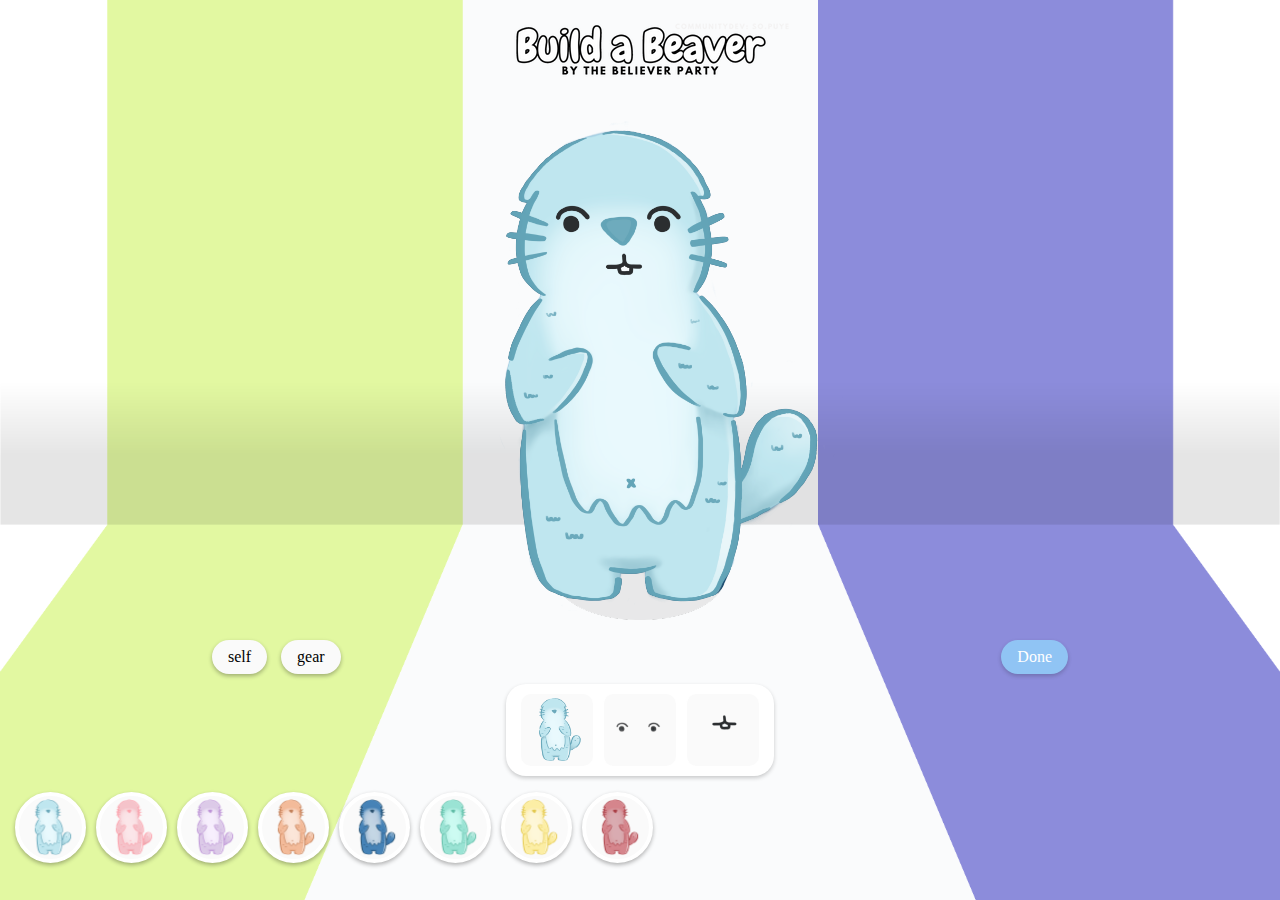
<file: index.html>
<!DOCTYPE html>
<html lang="en">
<!--trying to comment-->

<head>
    <meta charset="UTF-8">
    <meta http-equiv="X-UA-Compatible" content="IE=edge">
    <meta name="viewport" content="width=device-width, initial-scale=1.0">
    <title>Build Your Beaver</title>
    <link rel="icon" href="assets/dammlogo.png" type="image/x-icon">
    <link rel="stylesheet" href="styles.css">
    <script src="https://code.jquery.com/jquery-3.6.0.min.js"></script>
    <script src="app.js"></script>
    <link href="https://fonts.cdnfonts.com/css/comics" rel="stylesheet">
</head>

<body>
    <header>
        <img id="imglogoBAB" src="assets/logoBAB.png">
    </header>
    <div class="backgroundimage">

    </div>
    <div class="avatar-wrapper">
        <div class="avatar-display placed">
            <img src="assets/shadow.png">
            <img src="assets/body.png">
            <img src="assets/self/body/body1.png" alt="body" class="avatar-image" id="body-image">
            <img src="assets/self/eyes/eyes1.png" alt="eyes" class="avatar-image" id="eyes-image">
            <img src="assets/self/mouth/mouth1.png" alt="mouth" class="avatar-image" id="mouth-image">
            <img src="assets/gear/balls/balls4.png" alt="balls" class="avatar-image" id="balls-image">
            <img src="assets/gear/glasses/glasses3.png" alt="glasses" class="avatar-image" id="glasses-image">
            <img src="assets/gear/hat/hat11.png" alt="hat" class="avatar-image" id="hat-image">
            <img src="assets/gear/hold/hold3.png" alt="hold" class="avatar-image" id="hold-image">
            <img src="assets/gear/hp/hp6.png" alt="hp" class="avatar-image" id="hp-image">

        </div>
    </div>


    <div class="controls">
        <div class="controlButtons">
            <div class="buttonContainers">
                <a class="whiteButton" style="font-family:'Comics', san-serif;">self</a>
                <a class="whiteButton" style="font-family:'Comics', san-serif;">gear</a>
            </div>
            <!--<a class="finishButton">done</a>-->
            <a class="finishButton" onclick="redirectToResultPage()" style="font-family:'Comics', san-serif;">Done</a>

        </div>
        <div id="carousel1" class="carousel">
            <!-- Carousel items -->
            <!--
            <div class="carousel-item">Eye Style</div>
            <div class="carousel-item">Nose Style</div>
            <div class="carousel-item">Mouth Style</div>
            <div class="carousel-item">Head Style</div>-->
        </div>
        <span>
            <div id="carousel2" class="carousel carousel2"></div>
            <!-- Carousel items will be dynamically updated here -->
    </div>
    </span>
    </div>
    <!--
    <footer>

        <section class="footer-section">
            <h1>Vote Damm for Student Council</h1>
        </section>
        <section class="footer-section">
            <div class="image-container">
                <img src="/assets/beav.png" alt="Image 1">
                <img src="/assets/kmidslogo.png" alt="Image 2">
            </div>
        </section>
    </footer>-->
</body>


</html>
</file>
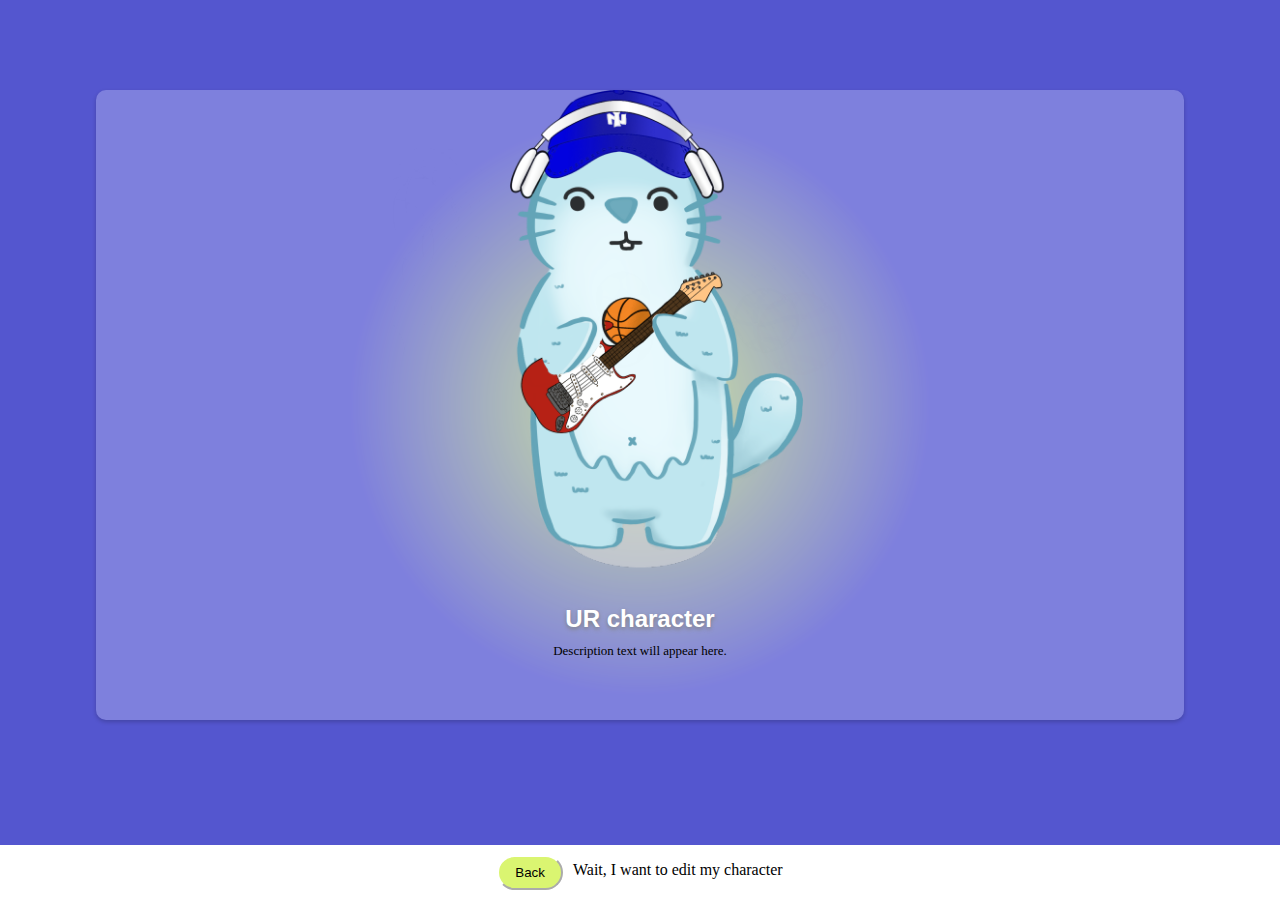
<file: finalresult.html>
<!DOCTYPE html>
<html lang="en">

<head>
    <meta charset="UTF-8">
    <meta http-equiv="X-UA-Compatible" content="IE=edge">
    <meta name="viewport" content="width=device-width, initial-scale=1.0">
    <title>Build Your Beaver</title>
    <link rel="stylesheet" href="finalresult.css">
    <script src="https://code.jquery.com/jquery-3.6.0.min.js"></script>
    <script src="finalresult.js"></script>
    <link rel="icon" href="assets/dammlogo.png" type="image/x-icon">
    <!-- Add any additional CSS stylesheets or scripts you may need here -->
    <!-- For example, if you want to include a custom font, you can add a link to the font file here -->
    <link href="https://fonts.cdnfonts.com/css/super-bad-font" rel="stylesheet">
    <link href="https://fonts.cdnfonts.com/css/comics" rel="stylesheet">
</head>

<body>
    <div class="backgroundimage">
    </div>
    <div class="rectangle">
        <div class="avatar-wrapper">
            <div class="avatar-display placed">
                <!--<img src="assets/yellowbg.png">-->
                <img src="assets/shadow.png">
                <!--<img src="assets/body.png">-->
                <img src="assets/self/body/body1.png" alt="body" class="avatar-image" id="body-image">
                <img src="assets/self/eyes/eyes1.png" alt="eyes" class="avatar-image" id="eyes-image">
                <img src="assets/self/mouth/mouth1.png" alt="mouth" class="avatar-image" id="mouth-image">
                <img src="assets/gear/balls/balls1.png" alt="balls" class="avatar-image" id="balls-image">
                <!--<img src="assets/gear/glasses/glasses1.png" alt="glasses" class="avatar-image" id="glasses-image">-->
                <img src="assets/gear/hat/hat1.png" alt="hat" class="avatar-image" id="hat-image">
                <img src="assets/gear/hold/hold1.png" alt="hold" class="avatar-image" id="hold-image">
                <img src="assets/gear/hp/hp1.png" alt="hp" class="avatar-image" id="hp-image">

            </div>
        </div>

        <div class="text-section">
            <h2 id="dominantCharacteristicName">UR character</h2>
            <p class="description" id="characteristicDescription" style="font-family:'Comics', san-serif;">Description
                text will appear
                here.</p>
        </div>
        <!--<div class="button-section">
            <button class="pink-button" onclick="redirectToQuizzPage()">My Superpowers?</button>
        </div>-->
    </div>
    <footer class="footer">
        <button class="oval-button" onclick="redirectToQuiz()">Back</button>
        <p styles="font-color: solid black;">Wait, I want to edit my character</p>
    </footer>
</body>


</html>
</file>
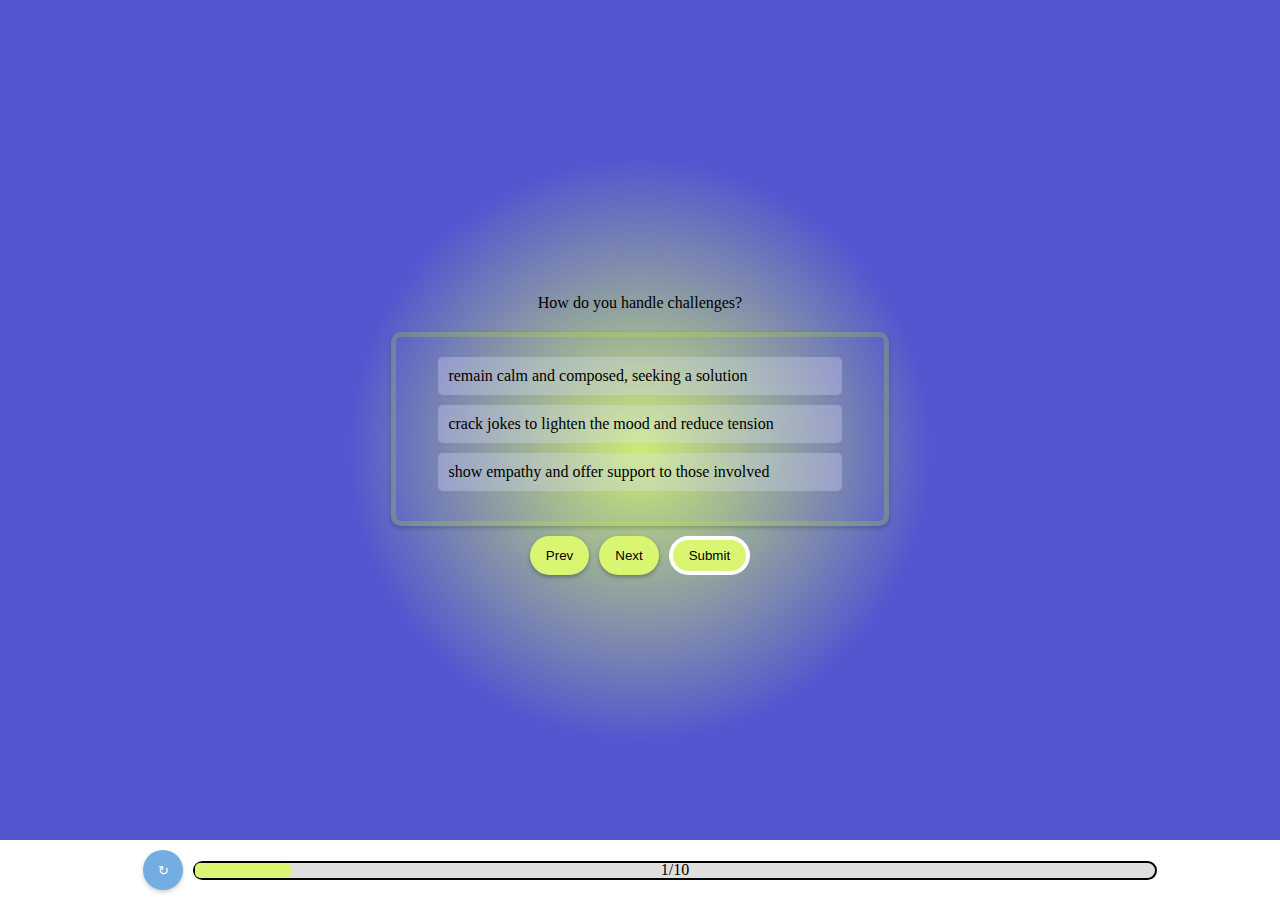
<file: quiz.html>
<!DOCTYPE html>
<html lang="en">

<head>
    <meta charset="UTF-8">
    <meta http-equiv="X-UA-Compatible" content="IE=edge">
    <meta name="viewport" content="width=device-width, initial-scale=1.0">
    <title>Build Your Beaver</title>
    <link rel="stylesheet" href="quiz.css">
    <link rel="icon" href="assets/dammlogo.png" type="image/x-icon">
    <link href="https://fonts.cdnfonts.com/css/comics" rel="stylesheet">
</head>

<body>
    <div class="background">
        <div id="question" class="question"></div>
        <div class="quiz-container">

            <div class="choice-container">
                <div id="choices"></div>
            </div>

        </div>
        <div class="button-container">
            <button id="prev" class="whiteButton">Prev</button>
            <button id="next" class="whiteButton">Next</button>
            <button id="submit" class="blueButton">Submit</button>
        </div>
        <p id="alert-message" class="alert-message"></p>
    </div>
    <footer class="footer">
        <button id="restart-button" onclick="redirectToResultPage()">&#x21bb;</button>
        <div class="progress-container">
            <div class="progress-bar">
            </div>
            <div style="color:black;" class="progress-text"></div>
        </div>
    </footer>
    <script src="https://code.jquery.com/jquery-3.6.0.min.js"></script>
    <script src="quiz.js"></script>
</body>

</html>

<!--
    <!DOCTYPE html>
<html lang="en">

<head>
    <meta charset="UTF-8">
    <meta http-equiv="X-UA-Compatible" content="IE=edge">
    <meta name="viewport" content="width=device-width, initial-scale=1.0">
    <title>Questionnaire</title>
    <link rel="stylesheet" href="quiz.css">
</head>

<body>
    <div class="background">
        <div id="question"></div>
        <div class="quiz-container">
            <table>
                <tr>
                    <td><div class="choice" id="choice1"></div></td>
                    <td><div class="choice" id="choice2"></div></td>
                </tr>
                <tr>
                    <td><div class="choice" id="choice3"></div></td>
                    <td><div class="choice" id="choice4"></div></td>
                </tr>
            </table>
        </div>
        <div class="button-container">
            <button id="prev">Previous</button>
            <button id="next">Next</button>
            <button id="submit">Submit</button>
        </div>
    </div>
    <footer class="footer">
        <button id="restart-button">&#x21bb;</button>
        <div class="progress-container">
            <div class="progress-bar"></div>
        </div>
    </footer>
    <script src="https://code.jquery.com/jquery-3.6.0.min.js"></script>
    <script src="quiz.js"></script>
</body>

</html>

-->
</file>
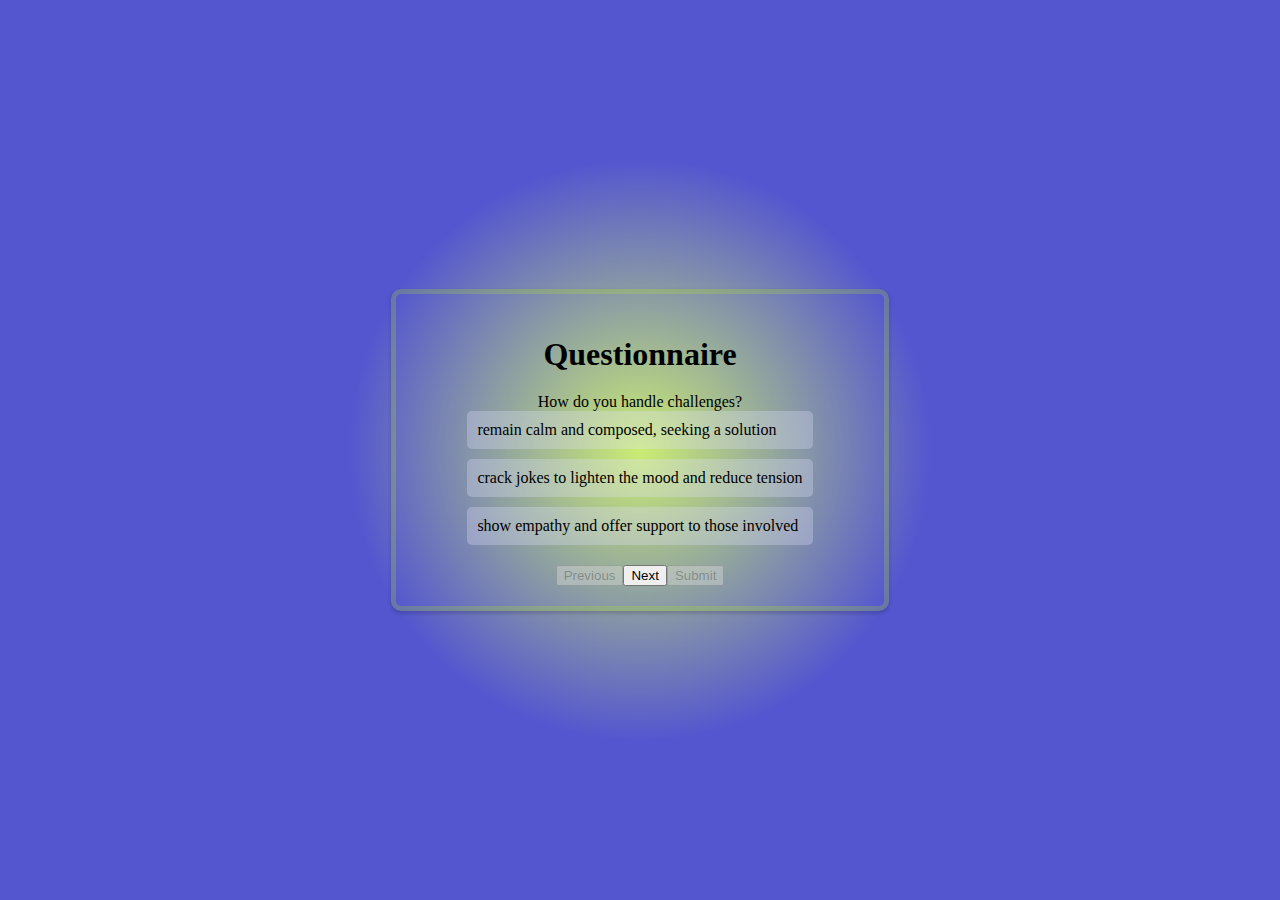
<file: quiz2.html>
<!DOCTYPE html>
<html lang="en">

<head>
    <meta charset="UTF-8">
    <meta http-equiv="X-UA-Compatible" content="IE=edge">
    <meta name="viewport" content="width=device-width, initial-scale=1.0">
    <title>Questionnaire</title>
    <link rel="stylesheet" href="quiz.css">
</head>

<body>
    <div class="background">
        <div class="quiz-container">
            <h1 class="quiz-title">Questionnaire</h1>
            <div id="question"></div>
            <div id="choices"></div>
            <div class="progress-container">
                <div class="progress-bar"></div>
            </div>
            <div class="button-container">
                <button id="prev">Previous</button>
                <button id="next">Next</button>
                <button id="submit">Submit</button>
            </div>
            <div id="results"></div>
        </div>
    </div>
    <script src="https://code.jquery.com/jquery-3.6.0.min.js"></script>
    <script src="quiz.js"></script>
</body>

</html>
</file>
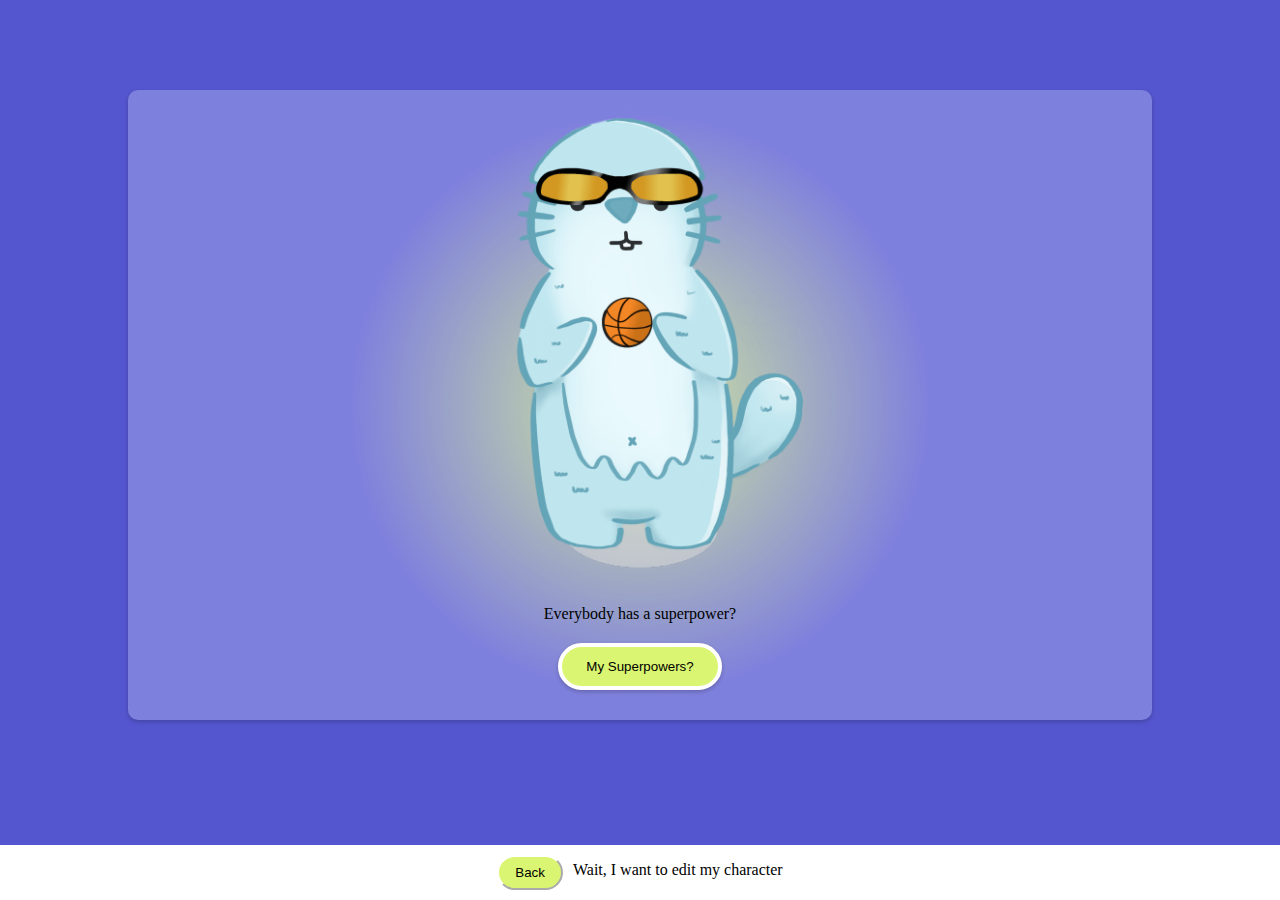
<file: result.html>
<!DOCTYPE html>
<html lang="en">

<head>
    <meta charset="UTF-8">
    <meta http-equiv="X-UA-Compatible" content="IE=edge">
    <!--<meta name="viewport" content="width=device-width, initial-scale=1.0">-->
    <meta name="viewport" content="width=device-width, initial-scale=1">
    <title>Build Your Beaver</title>
    <link rel="stylesheet" href="result.css">
    <script src="https://code.jquery.com/jquery-3.6.0.min.js"></script>
    <script src="result.js"></script>
    <link rel="icon" href="assets/dammlogo.png" type="image/x-icon">
</head>

<body>
    <div class="backgroundimage">
    </div>
    <div class="rectangle">
        <div class="avatar-wrapper">
            <div class="avatar-display placed">
                <!--<img src="assets/yellowbg.png">-->
                <img src="assets/shadow.png">
                <!--<img src="assets/body.png">-->
                <img src="assets/self/body/body1.png" alt="body" class="avatar-image" id="body-image">
                <img src="assets/self/eyes/eyes1.png" alt="eyes" class="avatar-image" id="eyes-image">
                <img src="assets/self/mouth/mouth1.png" alt="mouth" class="avatar-image" id="mouth-image">
                <img src="assets/gear/balls/balls1.png" alt="balls" class="avatar-image" id="balls-image">
                <img src="assets/gear/glasses/glasses1.png" alt="glasses" class="avatar-image" id="glasses-image">
                <img src="assets/gear/hat/hat11.png" alt="hat" class="avatar-image" id="hat-image">
                <img src="assets/gear/hold/hold3.png" alt="hold" class="avatar-image" id="hold-image">
                <img src="assets/gear/hp/hp6.png" alt="hp" class="avatar-image" id="hp-image">
            </div>
        </div>

        <div class="text-section">
            <p>Everybody has a superpower?</p>
        </div>
        <div class="button-section">
            <button class="pink-button" onclick="redirectToQuizzPage()">My Superpowers?</button>
        </div>
    </div>
    <footer class="footer">
        <button class="oval-button" onclick="redirectToHomePage()">Back</button>
        <p styles="font-color: solid black;">Wait, I want to edit my character</p>
    </footer>
</body>


</html>
</file>
<file: styles.css>
body {
  height: 100vh;
  margin: 0;
  padding: 0;
  display: flex;
  flex-direction: column;
  background-image: url("assets/whitepeoplebg.png");
  background-repeat: no-repeat;
  background-size: cover;
  background-position: center;
}
header {
  display: flex;
  justify-content: center;
  align-items: center;
  height: 100px; /* Adjust the height to your preference */
/* Optionally set a background color for the header */
}

#imglogoBAB {
  max-width: 100%; /* Ensure the image does not exceed the header width */
  max-height: 100%; /* Ensure the image does not exceed the header height */
}
/*
.background-image {
  background-image: url("/assets/bg_editor_1.png");
  background-repeat: no-repeat;
  background-size: cover;
}
*/

/*
.content-wrapper {
  flex-grow: 1;
  display: flex;
  flex-direction: column;
  align-items: center;
  justify-content: flex-start; 
}
*/
.avatar-display.placed {
  height: 60vh;
  display: flex;
  justify-content: center;
  align-items: center;
  position: relative;
}

.avatar-display.placed img {
  max-width: 100%;
  max-height: 100%;
  object-fit: contain;
  position: absolute;
}

.controlButtons {
  display: flex;
  justify-content: space-between;
  align-items: center;
  margin-bottom: 10px;
  padding:0 20px;
  width: vw;
  margin: 0 15vw; 
}

.whiteButton {
  display: inline-block;
  margin-right: 10px;
  padding: 8px 16px;
  border-radius: 20px;
  background-color: #fafafa;
  color: black;
  text-decoration: none;
  transition: background-color 0.3s ease;
  box-shadow: 0 2px 4px rgba(0, 0, 0, 0.3);
}


.whiteButton:hover {
  background-color: #e0e0e0;
}

.finishButton {
  display: inline-block;
  padding: 8px 16px;
  border-radius: 20px;
  background-color: #90c4f4;
  color: white;
  text-decoration: none;
  transition: background-color 0.3s ease;
  box-shadow: 0 2px 4px rgba(0, 0, 0, 0.2); /* Add box shadow */
}

.finishButton:hover {
  background-color: #5397c9;
}

.carousel {
  background-color: white;
  border-radius: 20px;
  box-shadow: 0 2px 4px rgba(0, 0, 0, 0.2);
  padding: 10px;
  flex-grow: 1;
  display: flex; /* Use flexbox */
  justify-content: center; /* Distribute items with space around */
  align-items: center; /* Center items vertically */
  margin-top: 10px;
  margin-bottom: 10px;
}
#carousel1 {
  display: flex;
  justify-content: center;
  align-items: center;
  margin: 0 auto;
  width: fit-content;
  background-color: white;
  border-radius: 20px;
  padding: 10px;
  margin-top: 10px;
  margin-bottom: 10px;
  //overflow-x: auto;
  height: 8vh;
}

.carousel-item {
  width: auto;
  height: 100%;
  display: flex;
  justify-content: center;
  align-items: center;
  margin: 0 5px;
  margin: 0 5px;
  background-color: #FAFAFA;
  border-radius: 10px;
}
/*
.carousel-item.selected {
  border: 2px solid #007BFF; 
  background-color: #E0E0E0; 
}
*/

.carousel-item:not(:first-child) {
  border-left: 1px solid white;
}  

.carousel-item img {
  max-width: 100%;
  max-height: 100%;
  object-fit: contain;
  width: auto;
  height: auto;
}

/*CAROUSEL2*/

#carousel2 {
  background-color: transparent;
  border-radius: 20px;
  box-shadow: none;
  width: 100vw;
  overflow-x: auto;
  white-space: nowrap;
  //justify-content: flex-start; /* Start from the beginning of the container */
  align-items: center;
  display: flex;
  position: relative;
  margin-top: 10px;
  margin-bottom: 10px;
  //margin-left: 50px;
  margin: 0 auto;
  height: 7vh;
  //width: 100vw; /* Adjust the width to a responsive value */
  /* Hide scrollbars for Webkit browsers (Chrome, Safari) */
  scrollbar-width: none; /* Firefox */
  -ms-overflow-style: none; /* Internet Explorer/Edge */
}
.center-align {
  justify-content: center;
}

.flex-start-align {
  justify-content: flex-start;
}
/* Adjust the alignment based on total width */
#carousel2:not(.center-align) {
  justify-content: flex-start;
}

/* For phones */
@media (max-width: 600px) {
    .carousel2 {
        width: 90vw;
    }
}

/* For computers */
@media (min-width: 601px) {
    .carousel2 {
        width: 90vw;
    }
}
.carousel-container::-webkit-scrollbar {
  width: 0; /* Hide horizontal scrollbar for Webkit browsers */
  height: 0; /* Hide vertical scrollbar for Webkit browsers */
}


.carousel2 .carousel-item {
  width: auto; //use to be auto
  height: 100%;
  display: flex;
  justify-content: center;
  align-items: center;
  margin: 0 5px;
  border: 4px solid white;
  background-color: #fafafa;
  border-radius: 50%;
  flex-shrink: 0;
  box-shadow: 0 2px 4px rgba(0, 0, 0, 0.3);
}

.carousel-item img {
  max-width: 100%;
  max-height: 100%;
  object-fit: contain;
  width: auto;
  height: auto;
}
/*
#carousel2 .carousel-container {
  display: flex; 
  align-items: center; 
  overflow-x: scroll;
  white-space: nowrap;
  width: 100%;
  height: 100%;
}
*
/*
.carousel2-bounce-enter {
  animation-name: carousel2BounceEnter;
  animation-duration: 0.5s;
}

@keyframes carousel2BounceEnter {
  0% {
    opacity: 0;
    transform: scale(0.5);
  }
  100% {
    opacity: 1;
    transform: scale(1);
  }
}
/*
</file>
<file: finalresult.css>
body {
    margin: 0;
    padding: 0;
    background-image: url("assets/bg108020purple.png");
    background-repeat: no-repeat;
    background-size: fill;
    background-position: center;
}
h2 {
    font-family: 'SUPER BAD FONT', sans-serif;
    color: white;
    text-shadow: 0 2px 4px grey;
    margin-bottom: 10px;
  }

p.description {
    /* Add the desired margin between h2 and p here (adjust the value as needed) */
    margin-top: 1px;
    font-family:'Comics', san-serif;
    font-size: 13px;
    @media screen and (max-width: 600px) {
        font-size: 12px;
    }
}
  
.rectangle {
    //display: flex; /*WHEN I REMOVE THIS LINE IT WORKS*/
    flex-direction: column;
    background-color: rgba(224, 225, 255, 0.3);
    align-items: center;
    justify-content: center;
    width: 35vw;
    //max-width: 50vw;
    height: 70vh;
    margin: 10vh auto;
    background-color: solid black;
    border-radius: 10px;
    box-shadow: 0 2px 4px rgba(0, 0, 0, 0.2);
    text-align: center;

    /* Adjust the media query for iPad-sized devices 
    @media (max-width: 1024px) {
        width: 90vw; 
        max-width: 100vw; 
    }
    @media (max-width: 767px) {
        width: 85vw; 
        max-width: 90vw;
    }
    */
}

/* For phones */
@media (max-width: 600px) {
    .rectangle {
        width: 85vw;
    }
}

/* For computers */
@media (min-width: 601px) {
    .rectangle {
        width: 85vw;
    }
}
@media (max-width: 767px) {
    .rectangle{
        width: 85vw;
        max-width: 90vw;
    }
}

.avatar-wrapper {
    margin-top: 10px;
    height: 55vh;
}

.avatar-display.placed {
    height: 55vh;
    display: flex;
    justify-content: center;
    align-items: center;
    position: relative;
}

.avatar-display.placed img {
    //max-width: 100%;
    margin-top:20px;
    max-height: 100%;
    object-fit: contain;
    position: absolute;
    max-width: calc(100% - 30px); /* Adjust the value to create a margin of 10px on each side */
    margin: 0 10px;
}
.text-section {
    margin-top: 20px;
    margin-bottom: 10px;
    margin: 20px; /* This rule will be overridden by media queries */

    /* Media query for smaller devices (e.g., phones) */
    @media screen and (max-width: 600px) {
        margin: 5px; /* Set a smaller margin for smaller devices */
    }
}

.button-section {
    margin-top: 20px;
}

.pink-button {
    /*actually the green button*/
    display: inline-block;
    padding: 12px 24px; /* Increase the padding to make the button longer */
    border-radius: 25px; /* Increase or decrease the border-radius as desired */
    background-color: #DAF571;
    color: black;
    border: 4px solid white;
    text-decoration: none;
    transition: background-color 0.3s ease;
    box-shadow: 0 2px 4px rgba(0, 0, 0, 0.2);
}

.pink-button:hover {
    background-color: #FF6BAF;
    color: white;
}

.footer {
    position: fixed;
    bottom: 0;
    left: 0;
    width: 100%;
    display: flex;
    justify-content: center;
    background-color: #ffffff;
}
.footer img {
    max-height: 0.1%;
    vertical-align: middle;
    margin-right: 10px;
  }
  
.footer p {
    color: #000000;
}

.footer .oval-button{
    /* Existing styles here */
    border-radius: 5px; /* Adjust the value to make it more rectangular */
    padding: 8px 16px; /* Adjust the padding as needed */
    height: auto; /* Remove the fixed height */
    margin-top: 10px;
    margin-bottom: 10px;
    margin-right: 10px;
    background-color: #DAF571;
    color: black;
    border-color: white;
    //box-shadow: 0 1px 1px rgba(0, 0, 0, 0.1);
    margin-right: 10px; /* Adjust the value to add more space to the right */
    border-radius: 50px; 
}
</file>
<file: quiz.css>
body {
    margin: 0;
    padding: 0;
    display: flex;
    justify-content: center;
    align-items: center;
    height: 100vh;
    font-family:'Comics', san-serif;
}
.alert-message {
    color: black;
    font-family: 'Comics', sans-serif;
    /* Add other styles as needed */
}

.background {
    width: 100%;
    height: 100%;
    background-image: url("assets/bg108020purple.png");
    background-repeat: no-repeat;
    background-size: fill;
    background-position: center;
    display: flex;
    justify-content: center;
    align-items: center;
    flex-direction: column;
    margin: 0;
  }
  
.question {
    margin-bottom: 20px;
}

.quiz-container {
    background-color: iteite;
    border-radius: 10px;
    border: 5px solid rgba(192, 255, 0, 0.2);
    padding: 20px;
    box-shadow: 0 2px 4px rgba(0, 0, 0, 0.2);
    //width: 85vw;
    display: flex;
    flex-direction: column;
    align-items: center;
}

*/
/* For phones */
@media (max-width: 600px) {
    .quiz-container {
        width: 50vw;
    }
}

/* For computers */
@media (min-width: 601px) {
    .quiz-container {
        width: 35vw;
    }
}



.quiz-title {
    text-align: center;
    margin-bottom: 20px;
}

.question-title {
    text-align: center;
}

.question-container {
    margin-bottom: 20px;
    position: relative;
}

.choice-container {
    width: 90%;
    margin: 0 auto;
}


.choice {
    background-color: rgba(224,225,255,0.3);
    border-radius: 5px;
    //border-color: white;
    padding: 10px;
    margin-bottom: 10px;
    cursor: pointer;
    transition: background-color 0.3s;
    font-family:'Comics', san-serif;
    text-transform: lowercase; 
}

.choice:hover {
    background-color: #E0E1FF;
}

.choice.selected {
    background-color: rgba(223,255,255,0.65); !important;
    color: black;
}

.choice.selected:hover {
    background-color: #9B9EF4 !important;
}

/*BUTTONS*/

.button-container {
    display: flex;
    justify-content: center;
    width: 100%; /* Add width: 100% to ensure buttons span the entire width */
    max-width: 400px; /* Limit the maximum width of the buttons */
    margin: 0 auto; /* Center the buttons horizontally */
    margin-top: 10px;
}

.whiteButton {
    display: inline-block;
    margin-right: 10px;
    padding: 8px 16px;
    border-radius: 20px;
    background-color: #DAF571;
    color: black;
    text-decoration: none;
    transition: background-color 0.3s ease;
    border: #f5f5f5;
    box-shadow: 0 2px 4px rgba(0, 0, 0, 0.3);
}

.whiteButton:hover {
    background-color: #f5f5f5;
}

.blueButton {
    display: inline-block;
    padding: 8px 16px;
    border-radius: 20px;
    border: 4px solid white;
    background-color: #DAF571;
    color: black;
    text-decoration: none;
    transition: background-color 0.3s ease;
    //box-shadow: 0 2px 4px rgba(0, 0, 0, 0.2);
}

.blueButton:hover {
    background-color: #ffffff;
}

.footer {
    position: fixed;
    bottom: 0;
    left: 0;
    width: 100%;
    display: flex;
    justify-content: center;
    align-items: center;
    background-color: #FFFFFF;
    padding: 10px;
    z-index: 9999;
}

.footer button {
    background-color: #74ADE1;
    color: white;
    border: none;
    border-radius: 50%;
    width: 40px;
    height: 40px;
    display: flex;
    align-items: center;
    justify-content: center;
    box-shadow: 0 2px 4px rgba(0, 0, 0, 0.2);
}

.footer button:hover {
    background-color: #62A4E1;
}

.footer .progress-container {
    height: 15px;
    background-color: #DEDFDC;
    border-radius: 15px;
    border: 2px solid black;
    margin-left: 10px;
    flex-grow: 1;
    max-width: 75vw;
    position: relative;
}

.footer .progress-bar {
    height: 100%;
    background-color: #DBF473;
    width: 0;
    transition: width 0.5s;
    border-radius: 5px;
}


.footer .progress-text {
    position: absolute;
    top: 50%;
    left: 50%;
    transform: translate(-50%, -50%);
    line-height: 20px;
    color: #000000;
  }
</file>
<file: result.css>
body {
    margin: 0;
    padding: 0;
    background-image: url("assets/bg108020purple.png");
    background-repeat: no-repeat;
    background-size: fill;
    background-position: center;
}

.rectangle {
    //display: flex; /*WHEN I REMOVE THIS LINE IT WORKS*/
    flex-direction: column;
    background-color: rgba(224, 225, 255, 0.3);
    align-items: center;
    justify-content: center;
    width: 35vw;
    //max-width: 50vw;
    height: 70vh;
    margin: 10vh auto;
    border-radius: 10px;
    box-shadow: 0 2px 4px rgba(0, 0, 0, 0.2);
    text-align: center;
    /*
    @media (max-width: 767px) {
        width: 85vw; 
        max-width: 90vw; 
    }
    @media (max-width: 320px) {
    }
    
    @media (min-width: 321px) and (max-width: 767px) {
       
    }
    */
}
/* For phones */
@media (max-width: 600px) {
    .rectangle {
        height: 80vh;
        width: 80vw;
    }
}

/* For computers */
@media (min-width: 601px) {
    .rectangle {
        width: 80vw;
    }
}
.p{
    font-family: Arial;
}

.avatar-wrapper {
    margin-top: 10px;
    height: 55vh;
}

.avatar-display.placed {
    height: 55vh;
    display: flex;
    justify-content: center;
    align-items: center;
    position: relative;
}

.avatar-display.placed img {
    //max-width: 100%;
    margin-top:20px;
    max-height: 100%;
    object-fit: contain;
    position: absolute;
    max-width: calc(100% - 30px); /* Adjust the value to create a margin of 10px on each side */
    margin: 0 10px;
}

.text-section {
    margin-top: 20px;
}

.button-section {
    margin-top: 20px;
}

.pink-button {
    /*actually the green button*/
    display: inline-block;
    padding: 12px 24px; /* Increase the padding to make the button longer */
    border-radius: 25px; /* Increase or decrease the border-radius as desired */
    background-color: #DAF571;
    color: black;
    border: 4px solid white;
    text-decoration: none;
    transition: background-color 0.3s ease;
    box-shadow: 0 2px 4px rgba(0, 0, 0, 0.2);
}

.pink-button:hover {
    background-color: #FF6BAF;
    color: white;
}

.footer {
    position: fixed;
    bottom: 0;
    left: 0;
    width: 100%;
    display: flex;
    justify-content: center;
    background-color: #ffffff;
}

.footer p {
    color: #000000;
}

.footer .oval-button{
    /* Existing styles here */
    border-radius: 5px; /* Adjust the value to make it more rectangular */
    padding: 8px 16px; /* Adjust the padding as needed */
    height: auto; /* Remove the fixed height */
    margin-top: 10px;
    margin-bottom: 10px;
    margin-right: 10px;
    background-color: #DAF571;
    color: black;
    border-color: white;
    //box-shadow: 0 1px 1px rgba(0, 0, 0, 0.1);
    margin-right: 10px; /* Adjust the value to add more space to the right */
    border-radius: 50px; 
}
</file>
